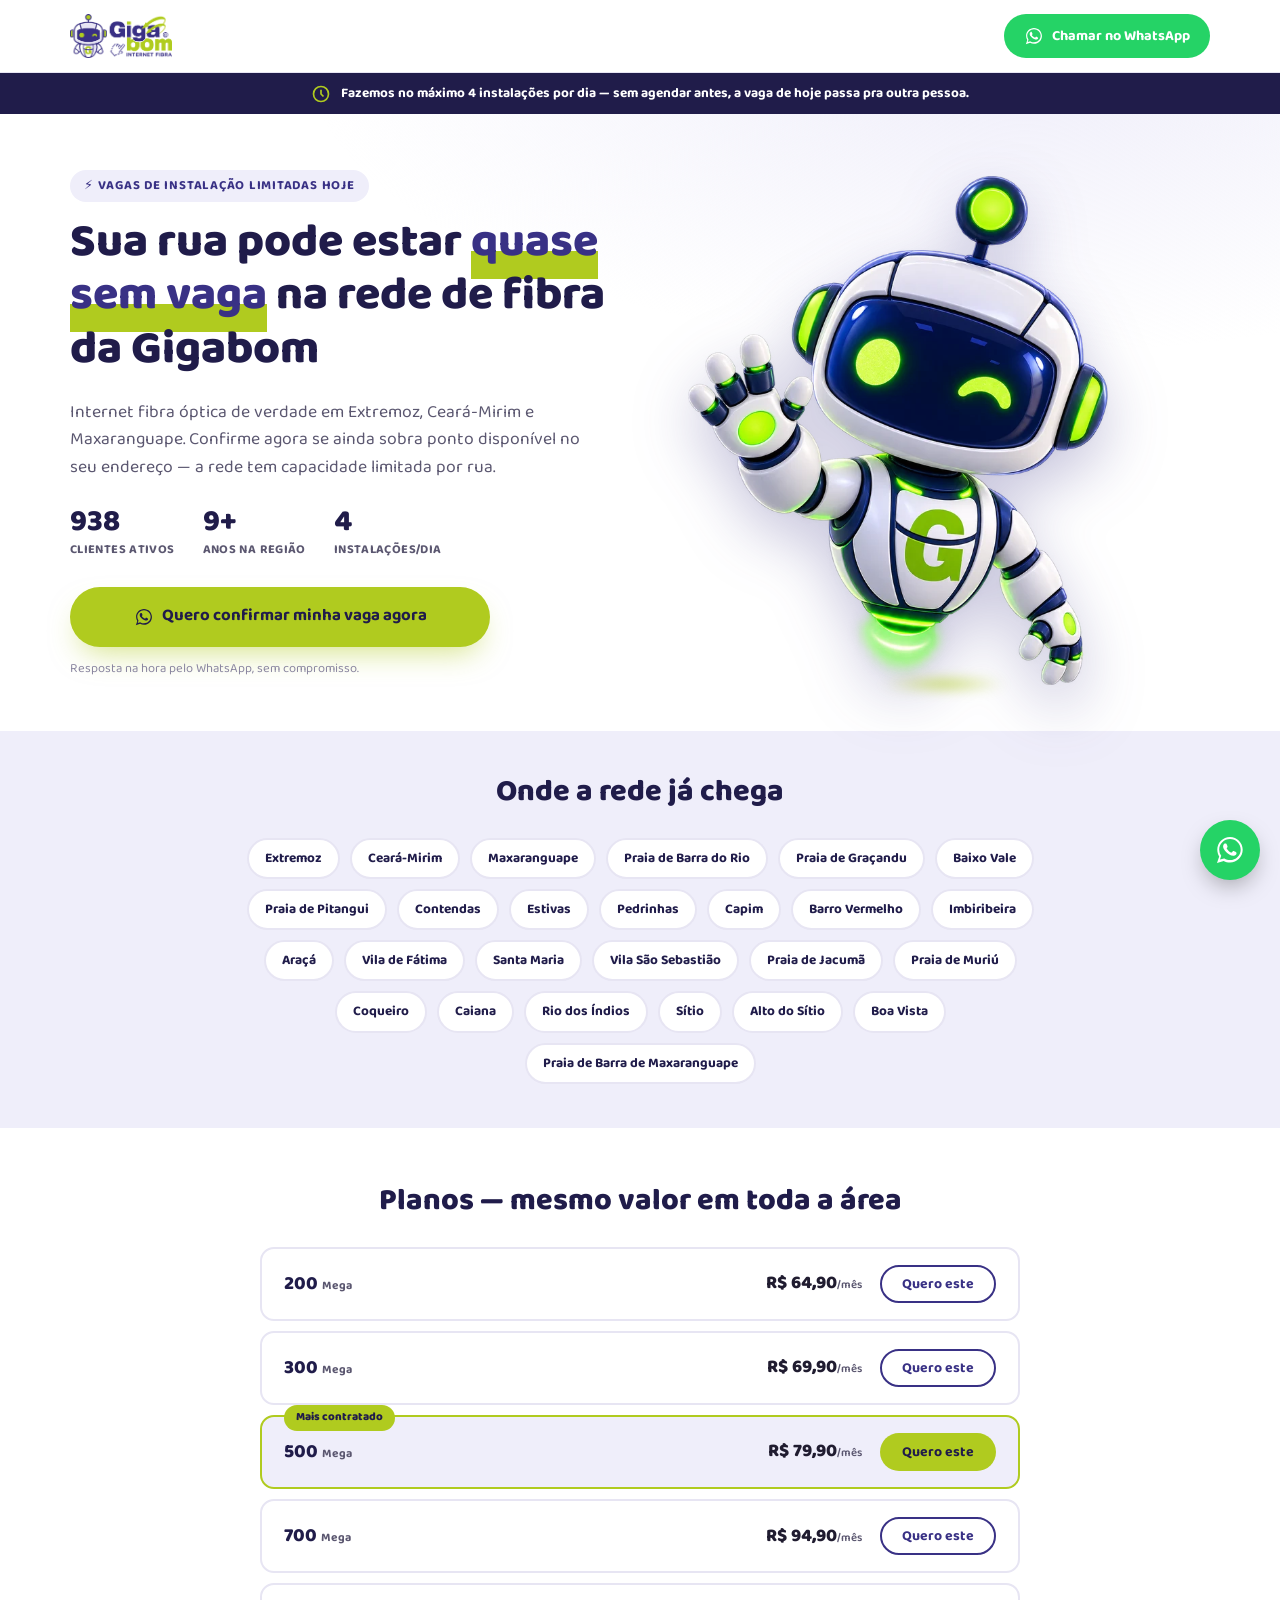
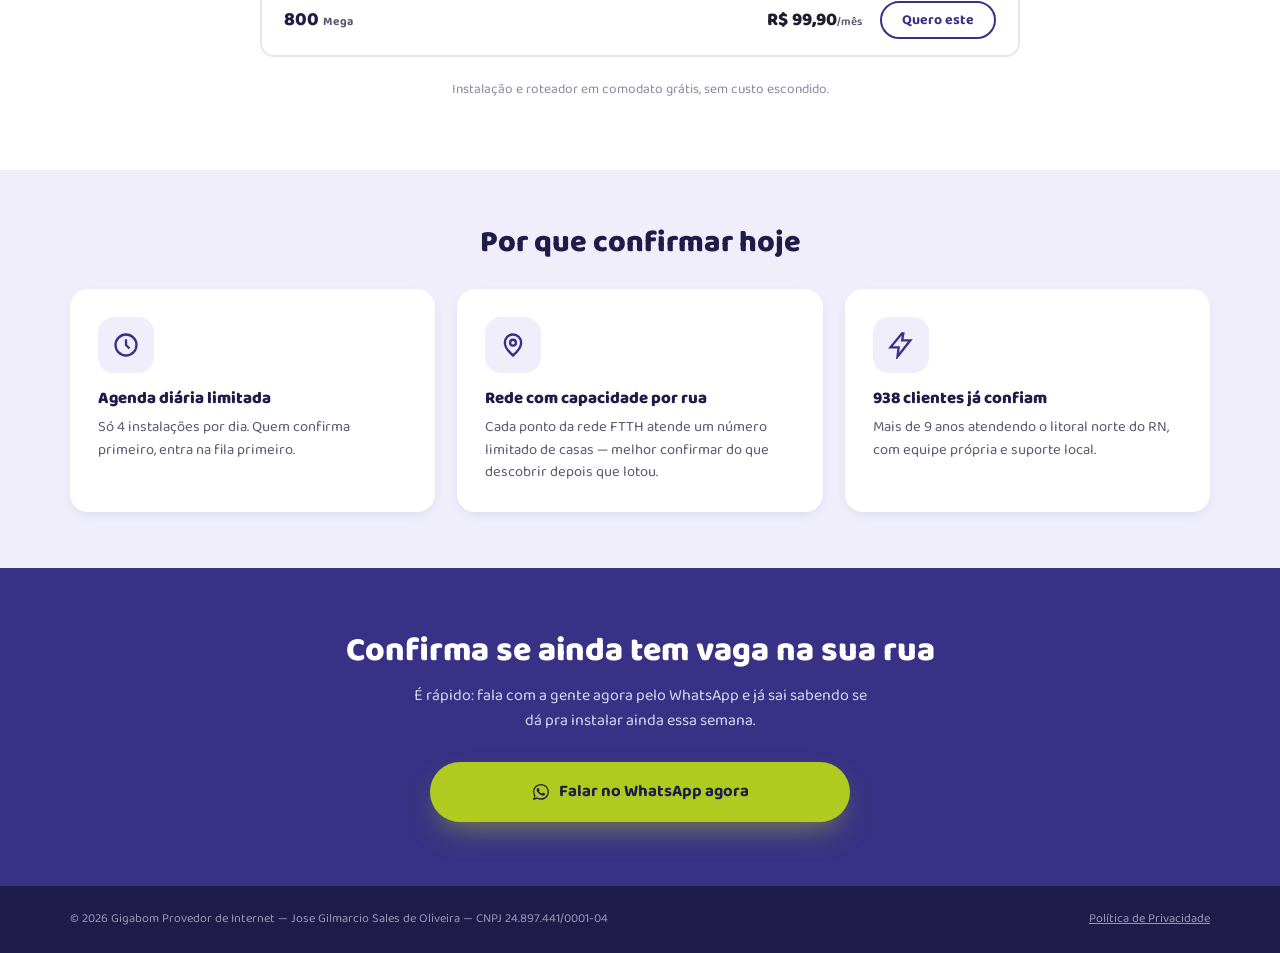
<file: oferta.html>
<!DOCTYPE html>
<html lang="pt-BR">
<head>
<meta charset="UTF-8">
<meta name="viewport" content="width=device-width, initial-scale=1">
<title>Internet Fibra Gigabom | Vagas Limitadas de Instalação - RN</title>
<meta name="description" content="Internet fibra óptica em Extremoz, Ceará-Mirim e Maxaranguape. Apenas 4 instalações por dia. Confira se ainda há vaga na sua rua e garanta a sua.">
<link rel="canonical" href="https://gigabom.com.br/oferta.html">
<meta name="robots" content="noindex, follow">

<meta property="og:type" content="website">
<meta property="og:title" content="Internet Fibra Gigabom | Vagas Limitadas de Instalação">
<meta property="og:description" content="938 clientes ativos no litoral norte do RN. Apenas 4 instalações por dia — confira se ainda há vaga na sua rua.">
<meta property="og:image" content="https://gigabom.com.br/assets/img/og-cover.jpg">
<meta property="og:image:width" content="1200">
<meta property="og:image:height" content="630">
<meta property="og:locale" content="pt_BR">
<meta name="twitter:card" content="summary_large_image">
<meta name="twitter:image" content="https://gigabom.com.br/assets/img/og-cover.jpg">

<link rel="icon" type="image/png" sizes="32x32" href="assets/img/favicon-32.png">
<link rel="apple-touch-icon" sizes="180x180" href="assets/img/favicon-180.png">
<meta name="theme-color" content="#393185">

<link rel="preconnect" href="https://fonts.googleapis.com">
<link rel="preconnect" href="https://fonts.gstatic.com" crossorigin>
<link href="https://fonts.googleapis.com/css2?family=Baloo+2:wght@500;700;800&display=swap" rel="stylesheet">

<link rel="preload" as="image" href="assets/img/mascote-3d.webp" fetchpriority="high">
<link rel="stylesheet" href="css/style.css?v=12">
<link rel="stylesheet" href="css/oferta.css?v=1">
</head>
<body class="lp-body">

<!-- ===== Header enxuto (sem menu, sem distração) ===== -->
<header class="lp-header">
  <div class="container lp-header-inner">
    <picture>
      <source srcset="assets/img/logo-gigabom.webp" type="image/webp">
      <img src="assets/img/logo-gigabom.png" alt="Gigabom Internet Fibra" width="130" height="56">
    </picture>
    <a id="lpHeaderWhatsapp" href="https://wa.me/558431902330" target="_blank" rel="noopener" class="btn btn-whatsapp lp-header-cta">
      <svg viewBox="0 0 32 32" fill="currentColor"><path d="M16 3C9 3 3.3 8.7 3.3 15.7c0 2.5.7 4.8 1.9 6.8L3 29l6.7-2.1c1.9 1 4.1 1.6 6.3 1.6 7 0 12.7-5.7 12.7-12.7C28.7 8.7 23 3 16 3Zm0 23.1c-2 0-3.9-.5-5.6-1.5l-.4-.2-4 1.2 1.2-3.9-.3-.4a10.4 10.4 0 0 1-1.7-5.6C5.2 9.9 10 5.1 16 5.1c5.9 0 10.7 4.8 10.7 10.6S21.9 26.1 16 26.1Zm5.9-8c-.3-.2-1.9-1-2.2-1.1-.3-.1-.5-.2-.7.1-.2.3-.8 1.1-1 1.3-.2.2-.4.3-.7.1-.3-.2-1.4-.5-2.7-1.6-1-.9-1.7-2-1.9-2.3-.2-.3 0-.5.1-.6.1-.1.3-.3.4-.5.2-.2.2-.3.3-.5.1-.2 0-.4 0-.6 0-.2-.7-1.8-1-2.4-.3-.6-.5-.5-.7-.6h-.6c-.2 0-.6.1-.9.4-.3.3-1.2 1.1-1.2 2.8 0 1.6 1.2 3.2 1.4 3.4.2.2 2.3 3.6 5.7 4.9.8.3 1.4.5 1.9.7.8.2 1.5.2 2 .1.6-.1 1.9-.8 2.2-1.5.3-.7.3-1.4.2-1.5-.1-.1-.3-.2-.6-.4Z"/></svg>
      <span class="lp-cta-desktop-text">Chamar no WhatsApp</span>
    </a>
  </div>
</header>

<!-- ===== Barra de urgência ===== -->
<div class="lp-urgency">
  <div class="container lp-urgency-inner">
    <svg viewBox="0 0 24 24" fill="none" stroke="currentColor" stroke-width="2"><circle cx="12" cy="12" r="9"/><path d="M12 7v5l3 3"/></svg>
    <span>Fazemos no máximo <strong>4 instalações por dia</strong> — sem agendar antes, a vaga de hoje passa pra outra pessoa.</span>
  </div>
</div>

<main>

<!-- ===== Hero ===== -->
<section class="lp-hero">
  <div class="container lp-hero-grid">
    <div class="lp-hero-copy" data-reveal>
      <span class="eyebrow lp-eyebrow">⚡ Vagas de instalação limitadas hoje</span>
      <h1>Sua rua pode estar <span class="hl">quase sem vaga</span> na rede de fibra da Gigabom</h1>
      <p class="lead">Internet fibra óptica de verdade em Extremoz, Ceará-Mirim e Maxaranguape. Confirme agora se ainda sobra ponto disponível no seu endereço — a rede tem capacidade limitada por rua.</p>
      <div class="lp-stats">
        <div class="lp-stat">
          <strong>938</strong>
          <span>clientes ativos</span>
        </div>
        <div class="lp-stat">
          <strong>9+</strong>
          <span>anos na região</span>
        </div>
        <div class="lp-stat">
          <strong>4</strong>
          <span>instalações/dia</span>
        </div>
      </div>
      <a id="lpHeroWhatsapp" href="https://wa.me/558431902330" target="_blank" rel="noopener" class="btn btn-accent lp-big-cta">
        <svg viewBox="0 0 32 32" fill="currentColor"><path d="M16 3C9 3 3.3 8.7 3.3 15.7c0 2.5.7 4.8 1.9 6.8L3 29l6.7-2.1c1.9 1 4.1 1.6 6.3 1.6 7 0 12.7-5.7 12.7-12.7C28.7 8.7 23 3 16 3Zm0 23.1c-2 0-3.9-.5-5.6-1.5l-.4-.2-4 1.2 1.2-3.9-.3-.4a10.4 10.4 0 0 1-1.7-5.6C5.2 9.9 10 5.1 16 5.1c5.9 0 10.7 4.8 10.7 10.6S21.9 26.1 16 26.1Zm5.9-8c-.3-.2-1.9-1-2.2-1.1-.3-.1-.5-.2-.7.1-.2.3-.8 1.1-1 1.3-.2.2-.4.3-.7.1-.3-.2-1.4-.5-2.7-1.6-1-.9-1.7-2-1.9-2.3-.2-.3 0-.5.1-.6.1-.1.3-.3.4-.5.2-.2.2-.3.3-.5.1-.2 0-.4 0-.6 0-.2-.7-1.8-1-2.4-.3-.6-.5-.5-.7-.6h-.6c-.2 0-.6.1-.9.4-.3.3-1.2 1.1-1.2 2.8 0 1.6 1.2 3.2 1.4 3.4.2.2 2.3 3.6 5.7 4.9.8.3 1.4.5 1.9.7.8.2 1.5.2 2 .1.6-.1 1.9-.8 2.2-1.5.3-.7.3-1.4.2-1.5-.1-.1-.3-.2-.6-.4Z"/></svg>
        Quero confirmar minha vaga agora
      </a>
      <p class="lp-microcopy">Resposta na hora pelo WhatsApp, sem compromisso.</p>
    </div>
    <div class="hero-media" data-reveal>
      <div class="mascote-float">
        <picture>
          <source srcset="assets/img/mascote-3d.webp" type="image/webp">
          <img src="assets/img/mascote-3d.png" alt="Mascote Gigabom, um robô flutuante amigável" width="620" height="751" fetchpriority="high">
        </picture>
        <div class="glow"></div>
      </div>
    </div>
  </div>
</section>

<!-- ===== Municípios atendidos ===== -->
<section class="lp-coverage">
  <div class="container">
    <h2 class="lp-section-title" data-reveal>Onde a rede já chega</h2>
    <div class="lp-city-row" data-reveal>
      <span class="lp-city-chip">Extremoz</span>
      <span class="lp-city-chip">Ceará-Mirim</span>
      <span class="lp-city-chip">Maxaranguape</span>
      <span class="lp-city-chip">Praia de Barra do Rio</span>
      <span class="lp-city-chip">Praia de Graçandu</span>
      <span class="lp-city-chip">Baixo Vale</span>
      <span class="lp-city-chip">Praia de Pitangui</span>
      <span class="lp-city-chip">Contendas</span>
      <span class="lp-city-chip">Estivas</span>
      <span class="lp-city-chip">Pedrinhas</span>
      <span class="lp-city-chip">Capim</span>
      <span class="lp-city-chip">Barro Vermelho</span>
      <span class="lp-city-chip">Imbiribeira</span>
      <span class="lp-city-chip">Araçá</span>
      <span class="lp-city-chip">Vila de Fátima</span>
      <span class="lp-city-chip">Santa Maria</span>
      <span class="lp-city-chip">Vila São Sebastião</span>
      <span class="lp-city-chip">Praia de Jacumã</span>
      <span class="lp-city-chip">Praia de Muriú</span>
      <span class="lp-city-chip">Coqueiro</span>
      <span class="lp-city-chip">Caiana</span>
      <span class="lp-city-chip">Rio dos Índios</span>
      <span class="lp-city-chip">Sítio</span>
      <span class="lp-city-chip">Alto do Sítio</span>
      <span class="lp-city-chip">Boa Vista</span>
      <span class="lp-city-chip">Praia de Barra de Maxaranguape</span>
    </div>
  </div>
</section>

<!-- ===== Planos ===== -->
<section class="lp-plans">
  <div class="container">
    <h2 class="lp-section-title" data-reveal>Planos — mesmo valor em toda a área</h2>
    <div class="price-list active" data-reveal>
      <div class="price-row">
        <span class="price-speed">200 <small>Mega</small></span>
        <span class="price-value">R$ 64,90<small>/mês</small></span>
        <a href="https://wa.me/558431902330?text=Ol%C3%A1%2C%20vim%20da%20oferta%20e%20quero%20o%20plano%20de%20200%20Mega" target="_blank" rel="noopener" class="btn btn-outline">Quero este</a>
      </div>
      <div class="price-row">
        <span class="price-speed">300 <small>Mega</small></span>
        <span class="price-value">R$ 69,90<small>/mês</small></span>
        <a href="https://wa.me/558431902330?text=Ol%C3%A1%2C%20vim%20da%20oferta%20e%20quero%20o%20plano%20de%20300%20Mega" target="_blank" rel="noopener" class="btn btn-outline">Quero este</a>
      </div>
      <div class="price-row featured">
        <span class="price-badge">Mais contratado</span>
        <span class="price-speed">500 <small>Mega</small></span>
        <span class="price-value">R$ 79,90<small>/mês</small></span>
        <a href="https://wa.me/558431902330?text=Ol%C3%A1%2C%20vim%20da%20oferta%20e%20quero%20o%20plano%20de%20500%20Mega" target="_blank" rel="noopener" class="btn btn-accent">Quero este</a>
      </div>
      <div class="price-row">
        <span class="price-speed">700 <small>Mega</small></span>
        <span class="price-value">R$ 94,90<small>/mês</small></span>
        <a href="https://wa.me/558431902330?text=Ol%C3%A1%2C%20vim%20da%20oferta%20e%20quero%20o%20plano%20de%20700%20Mega" target="_blank" rel="noopener" class="btn btn-outline">Quero este</a>
      </div>
      <div class="price-row">
        <span class="price-speed">800 <small>Mega</small></span>
        <span class="price-value">R$ 99,90<small>/mês</small></span>
        <a href="https://wa.me/558431902330?text=Ol%C3%A1%2C%20vim%20da%20oferta%20e%20quero%20o%20plano%20de%20800%20Mega" target="_blank" rel="noopener" class="btn btn-outline">Quero este</a>
      </div>
    </div>
    <p class="lp-plans-note">Instalação e roteador em comodato grátis, sem custo escondido.</p>
  </div>
</section>

<!-- ===== Por que agir agora ===== -->
<section class="lp-why">
  <div class="container">
    <h2 class="lp-section-title" data-reveal>Por que confirmar hoje</h2>
    <div class="lp-why-grid" data-reveal>
      <div class="lp-why-card">
        <div class="lp-why-icon"><svg viewBox="0 0 24 24" fill="none" stroke="currentColor" stroke-width="2"><circle cx="12" cy="12" r="9"/><path d="M12 7v5l3 3"/></svg></div>
        <h3>Agenda diária limitada</h3>
        <p>Só 4 instalações por dia. Quem confirma primeiro, entra na fila primeiro.</p>
      </div>
      <div class="lp-why-card">
        <div class="lp-why-icon"><svg viewBox="0 0 24 24" fill="none" stroke="currentColor" stroke-width="2"><path d="M12 21s-7-6.1-7-11a7 7 0 0 1 14 0c0 4.9-7 11-7 11Z"/><circle cx="12" cy="10" r="2.5"/></svg></div>
        <h3>Rede com capacidade por rua</h3>
        <p>Cada ponto da rede FTTH atende um número limitado de casas — melhor confirmar do que descobrir depois que lotou.</p>
      </div>
      <div class="lp-why-card">
        <div class="lp-why-icon"><svg viewBox="0 0 24 24" fill="none" stroke="currentColor" stroke-width="2"><path d="M13 2 3 14h7l-1 8 11-14h-7l1-6Z"/></svg></div>
        <h3>938 clientes já confiam</h3>
        <p>Mais de 9 anos atendendo o litoral norte do RN, com equipe própria e suporte local.</p>
      </div>
    </div>
  </div>
</section>

<!-- ===== CTA final ===== -->
<section class="lp-final-cta">
  <div class="container" data-reveal>
    <h2>Confirma se ainda tem vaga na sua rua</h2>
    <p>É rápido: fala com a gente agora pelo WhatsApp e já sai sabendo se dá pra instalar ainda essa semana.</p>
    <a id="lpFinalWhatsapp" href="https://wa.me/558431902330" target="_blank" rel="noopener" class="btn btn-accent lp-big-cta">
      <svg viewBox="0 0 32 32" fill="currentColor"><path d="M16 3C9 3 3.3 8.7 3.3 15.7c0 2.5.7 4.8 1.9 6.8L3 29l6.7-2.1c1.9 1 4.1 1.6 6.3 1.6 7 0 12.7-5.7 12.7-12.7C28.7 8.7 23 3 16 3Zm0 23.1c-2 0-3.9-.5-5.6-1.5l-.4-.2-4 1.2 1.2-3.9-.3-.4a10.4 10.4 0 0 1-1.7-5.6C5.2 9.9 10 5.1 16 5.1c5.9 0 10.7 4.8 10.7 10.6S21.9 26.1 16 26.1Zm5.9-8c-.3-.2-1.9-1-2.2-1.1-.3-.1-.5-.2-.7.1-.2.3-.8 1.1-1 1.3-.2.2-.4.3-.7.1-.3-.2-1.4-.5-2.7-1.6-1-.9-1.7-2-1.9-2.3-.2-.3 0-.5.1-.6.1-.1.3-.3.4-.5.2-.2.2-.3.3-.5.1-.2 0-.4 0-.6 0-.2-.7-1.8-1-2.4-.3-.6-.5-.5-.7-.6h-.6c-.2 0-.6.1-.9.4-.3.3-1.2 1.1-1.2 2.8 0 1.6 1.2 3.2 1.4 3.4.2.2 2.3 3.6 5.7 4.9.8.3 1.4.5 1.9.7.8.2 1.5.2 2 .1.6-.1 1.9-.8 2.2-1.5.3-.7.3-1.4.2-1.5-.1-.1-.3-.2-.6-.4Z"/></svg>
      Falar no WhatsApp agora
    </a>
  </div>
</section>

</main>

<footer class="lp-footer">
  <div class="container lp-footer-inner">
    <span>© <span id="year"></span> Gigabom Provedor de Internet — Jose Gilmarcio Sales de Oliveira — CNPJ 24.897.441/0001-04</span>
    <a href="politica-de-privacidade.html">Política de Privacidade</a>
  </div>
</footer>

<a href="https://wa.me/558431902330" id="lpFloatWhatsapp" target="_blank" rel="noopener" class="wa-float" aria-label="Falar no WhatsApp">
  <svg viewBox="0 0 32 32" fill="currentColor"><path d="M16 3C9 3 3.3 8.7 3.3 15.7c0 2.5.7 4.8 1.9 6.8L3 29l6.7-2.1c1.9 1 4.1 1.6 6.3 1.6 7 0 12.7-5.7 12.7-12.7C28.7 8.7 23 3 16 3Zm0 23.1c-2 0-3.9-.5-5.6-1.5l-.4-.2-4 1.2 1.2-3.9-.3-.4a10.4 10.4 0 0 1-1.7-5.6C5.2 9.9 10 5.1 16 5.1c5.9 0 10.7 4.8 10.7 10.6S21.9 26.1 16 26.1Zm5.9-8c-.3-.2-1.9-1-2.2-1.1-.3-.1-.5-.2-.7.1-.2.3-.8 1.1-1 1.3-.2.2-.4.3-.7.1-.3-.2-1.4-.5-2.7-1.6-1-.9-1.7-2-1.9-2.3-.2-.3 0-.5.1-.6.1-.1.3-.3.4-.5.2-.2.2-.3.3-.5.1-.2 0-.4 0-.6 0-.2-.7-1.8-1-2.4-.3-.6-.5-.5-.7-.6h-.6c-.2 0-.6.1-.9.4-.3.3-1.2 1.1-1.2 2.8 0 1.6 1.2 3.2 1.4 3.4.2.2 2.3 3.6 5.7 4.9.8.3 1.4.5 1.9.7.8.2 1.5.2 2 .1.6-.1 1.9-.8 2.2-1.5.3-.7.3-1.4.2-1.5-.1-.1-.3-.2-.6-.4Z"/></svg>
</a>

<script>
  document.getElementById("year").textContent = new Date().getFullYear();
  var msg = encodeURIComponent("Olá, vim da página de oferta e quero confirmar se ainda tem vaga de instalação na minha rua");
  ["lpHeaderWhatsapp","lpHeroWhatsapp","lpFinalWhatsapp","lpFloatWhatsapp"].forEach(function(id){
    var el = document.getElementById(id);
    if (el) el.href = "https://wa.me/558431902330?text=" + msg;
  });
  if ("IntersectionObserver" in window) {
    var io = new IntersectionObserver(function(entries){
      entries.forEach(function(entry){
        if (entry.isIntersecting) { entry.target.classList.add("in"); io.unobserve(entry.target); }
      });
    }, {threshold:.12});
    document.querySelectorAll("[data-reveal]").forEach(function(el){ io.observe(el); });
  } else {
    document.querySelectorAll("[data-reveal]").forEach(function(el){ el.classList.add("in"); });
  }
</script>
</body>
</html>
</file>
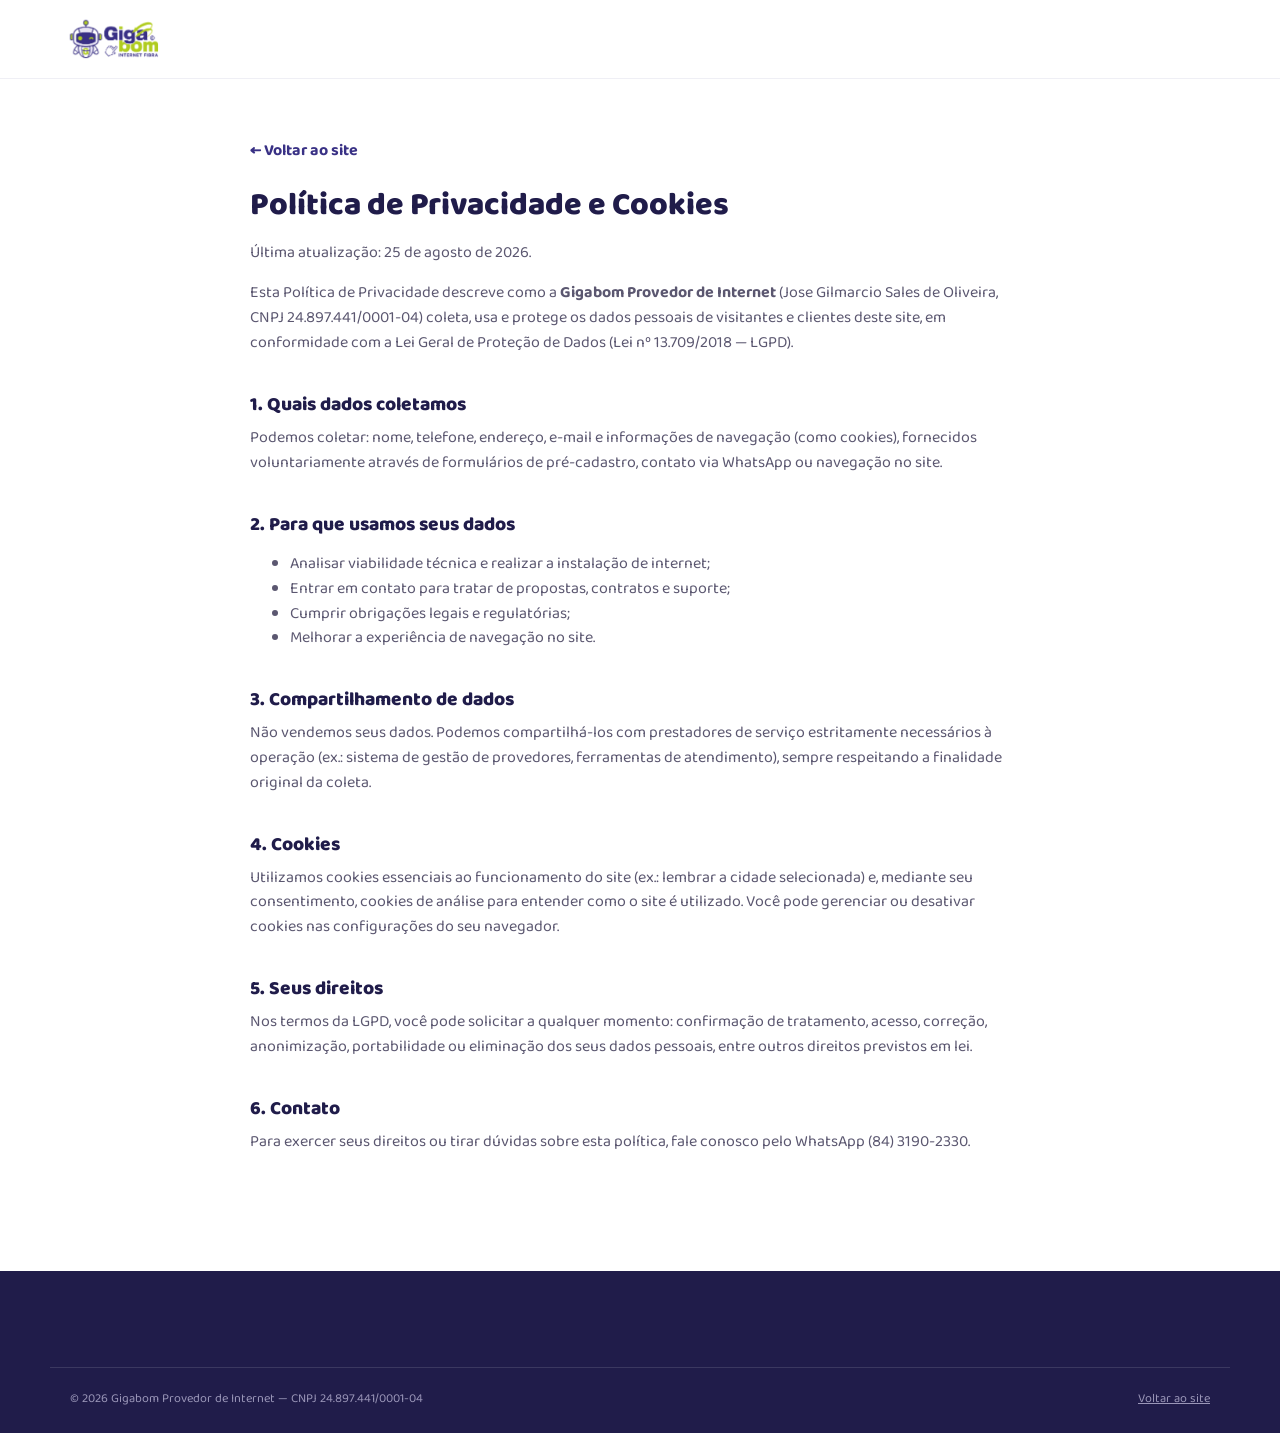
<file: politica-de-privacidade.html>
<!DOCTYPE html>
<html lang="pt-BR">
<head>
<meta charset="UTF-8">
<meta name="viewport" content="width=device-width, initial-scale=1">
<title>Política de Privacidade e Cookies | Gigabom Internet Fibra</title>
<meta name="description" content="Política de Privacidade e Cookies da Gigabom Provedor de Internet, em conformidade com a LGPD (Lei 13.709/2018).">
<meta name="robots" content="index, follow">
<link rel="canonical" href="https://gigabom.com.br/politica-de-privacidade.html">
<link rel="icon" type="image/png" sizes="32x32" href="assets/img/favicon-32.png">
<link href="https://fonts.googleapis.com/css2?family=Baloo+2:wght@500;700;800&display=swap" rel="stylesheet">
<link rel="stylesheet" href="css/style.css">
<style>
  .legal{padding:60px 0 100px}
  .legal .container{max-width:820px}
  .legal h1{color:var(--purple-900)}
  .legal h2{color:var(--purple-900);font-size:1.2rem;margin-top:2em}
  .legal p,.legal li{color:var(--gray)}
  .legal a{color:var(--purple);font-weight:700}
  .back-link{display:inline-block;margin-bottom:24px;font-weight:700;color:var(--purple);text-decoration:none}
</style>
</head>
<body>
<header class="site-header">
  <div class="container">
    <a href="index.html" class="logo-link" aria-label="Gigabom - página inicial">
      <picture>
        <source srcset="assets/img/logo-gigabom.webp" type="image/webp">
        <img src="assets/img/logo-gigabom.png" alt="Gigabom Internet Fibra" width="140" height="60">
      </picture>
    </a>
  </div>
</header>

<main class="legal">
  <div class="container">
    <a class="back-link" href="index.html">&larr; Voltar ao site</a>
    <h1>Política de Privacidade e Cookies</h1>
    <p>Última atualização: 25 de agosto de 2026.</p>
    <p>Esta Política de Privacidade descreve como a <strong>Gigabom Provedor de Internet</strong> (Jose Gilmarcio Sales de Oliveira, CNPJ 24.897.441/0001-04) coleta, usa e protege os dados pessoais de visitantes e clientes deste site, em conformidade com a Lei Geral de Proteção de Dados (Lei nº 13.709/2018 — LGPD).</p>

    <h2>1. Quais dados coletamos</h2>
    <p>Podemos coletar: nome, telefone, endereço, e-mail e informações de navegação (como cookies), fornecidos voluntariamente através de formulários de pré-cadastro, contato via WhatsApp ou navegação no site.</p>

    <h2>2. Para que usamos seus dados</h2>
    <ul>
      <li>Analisar viabilidade técnica e realizar a instalação de internet;</li>
      <li>Entrar em contato para tratar de propostas, contratos e suporte;</li>
      <li>Cumprir obrigações legais e regulatórias;</li>
      <li>Melhorar a experiência de navegação no site.</li>
    </ul>

    <h2>3. Compartilhamento de dados</h2>
    <p>Não vendemos seus dados. Podemos compartilhá-los com prestadores de serviço estritamente necessários à operação (ex.: sistema de gestão de provedores, ferramentas de atendimento), sempre respeitando a finalidade original da coleta.</p>

    <h2 id="cookies">4. Cookies</h2>
    <p>Utilizamos cookies essenciais ao funcionamento do site (ex.: lembrar a cidade selecionada) e, mediante seu consentimento, cookies de análise para entender como o site é utilizado. Você pode gerenciar ou desativar cookies nas configurações do seu navegador.</p>

    <h2>5. Seus direitos</h2>
    <p>Nos termos da LGPD, você pode solicitar a qualquer momento: confirmação de tratamento, acesso, correção, anonimização, portabilidade ou eliminação dos seus dados pessoais, entre outros direitos previstos em lei.</p>

    <h2>6. Contato</h2>
    <p>Para exercer seus direitos ou tirar dúvidas sobre esta política, fale conosco pelo WhatsApp (84) 3190-2330.</p>
  </div>
</main>

<footer class="site-footer">
  <div class="container footer-bottom">
    <span>© <span id="year"></span> Gigabom Provedor de Internet — CNPJ 24.897.441/0001-04</span>
    <a href="index.html">Voltar ao site</a>
  </div>
</footer>
<script>document.getElementById("year").textContent = new Date().getFullYear();</script>
</body>
</html>
</file>
<file: css/style.css>
/* ===== Gigabom — Design Tokens ===== */
:root{
  --purple: #393185;
  --purple-700: #2c2668;
  --purple-900: #201c4a;
  --green: #B0CB1F;
  --green-600: #96AE16;
  --lavender: #EFEEFA;
  --lavender-2: #E7E5F3;
  --ink: #201c30;
  --gray: #5b5770;
  --gray-light: #8b87a0;
  --white: #ffffff;
  --danger: #c0392b;
  --radius: 18px;
  --radius-sm: 10px;
  --shadow: 0 10px 30px -12px rgba(57,49,133,.25);
  --shadow-sm: 0 4px 14px -6px rgba(57,49,133,.2);
  --container: 1180px;
  --ff: "Baloo 2", "Segoe UI", system-ui, -apple-system, Roboto, Arial, sans-serif;
}

*,*::before,*::after{box-sizing:border-box}
html{scroll-behavior:smooth}
html,body{overflow-x:hidden}
body{
  margin:0;
  font-family:var(--ff);
  color:var(--ink);
  background:var(--white);
  line-height:1.55;
  -webkit-font-smoothing:antialiased;
}
img{max-width:100%;display:block}
a{color:inherit}
h1,h2,h3,h4{margin:0 0 .5em;line-height:1.15;font-weight:800}
p{margin:0 0 1em}
.container{max-width:var(--container);margin:0 auto;padding:0 20px}
section{padding:76px 0}
@media (max-width:720px){section{padding:52px 0}}
.eyebrow{
  display:inline-flex;align-items:center;gap:8px;
  font-weight:700;font-size:.8rem;letter-spacing:.06em;text-transform:uppercase;
  color:var(--purple);background:var(--lavender);
  padding:6px 14px;border-radius:999px;margin-bottom:14px;
}
.section-head{max-width:640px;margin:0 auto 40px;text-align:center}
.section-head h2{font-size:clamp(1.6rem,3vw,2.3rem);color:var(--purple-900)}
.section-head p{color:var(--gray)}
.visually-hidden{position:absolute;width:1px;height:1px;padding:0;margin:-1px;overflow:hidden;clip:rect(0,0,0,0);white-space:nowrap;border:0}
.skip-link{
  position:absolute;left:12px;top:-60px;background:var(--purple);color:#fff;
  padding:10px 16px;border-radius:8px;z-index:200;transition:top .2s;
}
.skip-link:focus{top:12px}

/* Buttons */
.btn{
  display:inline-flex;align-items:center;justify-content:center;gap:8px;
  font-family:var(--ff);font-weight:700;font-size:1rem;
  padding:14px 26px;border-radius:999px;border:2px solid transparent;
  cursor:pointer;text-decoration:none;transition:transform .15s ease, box-shadow .15s ease, background .15s ease;
  line-height:1;
}
.btn:active{transform:scale(.97)}
.btn-primary{background:var(--purple);color:#fff;box-shadow:var(--shadow-sm)}
.btn-primary:hover{background:var(--purple-700)}
.btn-accent{background:var(--green);color:var(--purple-900)}
.btn-accent:hover{background:var(--green-600)}
.btn-outline{background:transparent;border-color:var(--purple);color:var(--purple)}
.btn-outline:hover{background:var(--lavender)}
.btn-whatsapp{background:#25D366;color:#fff}
.btn-whatsapp:hover{background:#1EBE59}
.btn-block{width:100%}
.btn svg{width:20px;height:20px;flex:none}

/* ===== Header ===== */
.site-header{
  position:sticky;top:0;z-index:100;
  border-bottom:1px solid rgba(57,49,133,.08);
}
/* backdrop-filter lives on a pseudo-element, not .site-header itself, because
   filter/backdrop-filter on an ancestor creates a new containing block for
   position:fixed descendants (the mobile nav drawer), breaking its full-height layout */
.site-header::before{
  content:"";position:absolute;inset:0;z-index:-1;
  background:rgba(255,255,255,.92);
  backdrop-filter:saturate(180%) blur(10px);
}
.site-header .container{display:flex;align-items:center;justify-content:space-between;height:78px;gap:16px}
.logo-link{display:flex;align-items:center;gap:10px;flex:none}
.logo-link img{height:38px;width:auto}
.main-nav{display:flex;align-items:center}
.main-nav-actions{display:none}
.main-nav-links{display:flex;align-items:center;gap:28px}
.main-nav a{font-weight:700;font-size:.95rem;text-decoration:none;color:var(--ink);position:relative;padding:4px 0;white-space:nowrap}
.main-nav a:hover{color:var(--purple)}
.header-actions{display:flex;align-items:center;gap:12px}
.city-pill{
  display:inline-flex;align-items:center;gap:6px;background:var(--lavender);
  color:var(--purple);font-weight:700;font-size:.85rem;border:none;
  padding:9px 16px;border-radius:999px;cursor:pointer;
}
.city-pill svg{width:16px;height:16px}
.nav-toggle{display:none;background:none;border:none;cursor:pointer;padding:8px}
.nav-toggle svg{width:26px;height:26px;color:var(--purple)}
.nav-close{display:none}

@media (max-width:900px){
  .main-nav{
    position:fixed;top:78px;right:0;bottom:0;left:0;
    background:rgba(255,255,255,.7);backdrop-filter:blur(14px) saturate(160%);
    flex-direction:column;align-items:stretch;padding:76px 24px 28px;gap:0;
    transform:translateX(100%);transition:transform .3s ease;overflow-y:auto;
    box-shadow:-16px 0 40px -20px rgba(32,28,74,.35);
  }
  .main-nav.open{transform:translateX(0)}
  .nav-close{
    display:flex;align-items:center;justify-content:center;
    position:absolute;top:20px;right:20px;width:44px;height:44px;border-radius:50%;
    background:var(--lavender);border:none;cursor:pointer;
  }
  .nav-close svg{width:20px;height:20px;color:var(--purple)}
  .main-nav-actions{
    display:flex;flex-direction:column;gap:12px;
    padding-bottom:24px;margin-bottom:24px;border-bottom:1px solid var(--lavender-2);
  }
  .main-nav-actions .btn-primary{color:#fff}
  .main-nav-actions .btn-outline{color:var(--purple)}
  .main-nav-links{display:flex;flex-direction:column;align-items:flex-start;gap:20px}
  .main-nav a{font-size:1.15rem}
  .nav-toggle{display:inline-flex}
  .header-actions .btn-primary-desktop{display:none}
}

/* ===== Hero ===== */
.hero{
  background:radial-gradient(1200px 500px at 80% -10%, var(--lavender) 0%, transparent 60%), #fff;
  padding-top:64px;
  overflow:hidden;
}
.hero .container{display:grid;grid-template-columns:1.05fr .95fr;gap:40px;align-items:center}
.hero h1{font-size:clamp(2rem,4vw,3.1rem);color:var(--purple-900)}
.hero h1 .hl{color:var(--purple);background:linear-gradient(180deg,transparent 62%, var(--green) 62%)}
.hero p.lead{font-size:1.15rem;color:var(--gray);max-width:52ch}
.hero-ctas{display:flex;flex-wrap:wrap;gap:14px;margin-top:26px}
.hero-badges{display:flex;flex-wrap:wrap;gap:22px;margin-top:36px}
.hero-badge{display:flex;align-items:center;gap:10px;font-weight:700;font-size:.88rem;color:var(--purple-900)}
.hero-badge svg{width:26px;height:26px;color:var(--green-600);flex:none}
.hero-media{position:relative;display:flex;justify-content:center;align-items:center}
.hero-media img{width:min(420px,90%);height:auto;display:block;filter:drop-shadow(0 24px 30px rgba(57,49,133,.28))}
.mascote-float{position:relative;display:block;animation:mascote-float 4.5s ease-in-out infinite}
.mascote-float .glow{
  position:absolute;inset:auto auto -2% 49%;transform:translateX(-50%);
  width:32%;height:22px;background:radial-gradient(closest-side, rgba(176,203,31,.75), transparent 75%);
  filter:blur(6px);
  animation:mascote-shadow 4.5s ease-in-out infinite;
  pointer-events:none;
}
@keyframes mascote-float{
  0%,100%{transform:translateY(0) rotate(-2deg)}
  50%{transform:translateY(-16px) rotate(2deg)}
}
@keyframes mascote-shadow{
  0%,100%{transform:translateX(-50%) scale(1);opacity:.7}
  50%{transform:translateX(-50%) scale(.5);opacity:.15}
}
@media (prefers-reduced-motion: reduce){
  .mascote-float,.hero-media .glow{animation:none}
}
@media (max-width:900px){
  .hero .container{grid-template-columns:1fr;text-align:center}
  .hero p.lead{margin-inline:auto}
  .hero-ctas,.hero-badges{justify-content:center}
  .hero-media{order:-1}
}
@media (max-width:640px){
  .hero-ctas{flex-direction:column;align-items:stretch}
  .hero-ctas .btn{width:100%}
}

/* ===== Trust strip ===== */
.trust-strip{background:var(--purple);color:#fff;padding:18px 0}
.trust-strip .container{display:flex;flex-wrap:wrap;gap:24px;justify-content:space-between;align-items:center;font-weight:700;font-size:.85rem}
.trust-strip span{display:flex;align-items:center;gap:8px;opacity:.95}
.trust-strip svg{width:20px;height:20px;color:var(--green)}

/* ===== Coverage ===== */
.coverage{background:var(--lavender)}
.coverage-grid{display:grid;grid-template-columns:repeat(3,1fr);gap:22px}
@media (max-width:860px){.coverage-grid{grid-template-columns:1fr}}
.coverage-card{
  background:#fff;border-radius:var(--radius);padding:28px;box-shadow:var(--shadow-sm);
  border:2px solid transparent;transition:border-color .15s, transform .15s;
}
.coverage-card:hover{border-color:var(--green);transform:translateY(-4px)}
.coverage-card h3{color:var(--purple-900);display:flex;align-items:center;gap:10px;font-size:1.2rem}
.coverage-card h3 svg{width:24px;height:24px;color:var(--purple)}
.coverage-card ul{list-style:none;margin:14px 0 0;padding:0;display:flex;flex-wrap:wrap;gap:8px}
.coverage-card li{
  background:var(--lavender-2);color:var(--purple-900);font-size:.82rem;font-weight:700;
  padding:6px 12px;border-radius:999px;
}
.coverage-note{max-width:760px;margin:34px auto 0;text-align:center;color:var(--gray);font-size:.92rem}
.coverage-note a{color:var(--purple);font-weight:700;text-decoration:underline}

/* ===== Map ===== */
.map-wrap{
  max-width:900px;margin:0 auto;aspect-ratio:16/9;border-radius:var(--radius);
  overflow:hidden;box-shadow:var(--shadow-sm);border:2px solid var(--lavender-2);
}
.map-wrap iframe{display:block}

.coverage-map-wrap{max-width:900px;margin:34px auto 0;position:relative}
.coverage-map{
  height:380px;border-radius:var(--radius);overflow:hidden;
  box-shadow:var(--shadow-sm);border:2px solid var(--lavender-2);background:var(--lavender);
}
.coverage-map .leaflet-container{font-family:var(--ff)}
.coverage-map-legend{
  display:flex;gap:18px;justify-content:center;margin-top:14px;flex-wrap:wrap;
}
.coverage-map-legend span{display:flex;align-items:center;gap:8px;font-size:.85rem;font-weight:700;color:var(--purple-900)}
.coverage-map-legend i{width:14px;height:14px;border-radius:4px;display:inline-block}
.coverage-map-note{margin-top:14px}

/* ===== Plans ===== */
.plans-grid{display:grid;grid-template-columns:repeat(3,1fr);gap:24px}
@media (max-width:900px){.plans-grid{grid-template-columns:1fr;max-width:420px;margin-inline:auto}}
.plan-card{
  border:2px solid var(--lavender-2);border-radius:var(--radius);padding:32px 26px;
  display:flex;flex-direction:column;gap:14px;position:relative;background:#fff;
  transition:transform .15s, box-shadow .15s;
}
.plan-card:hover{transform:translateY(-6px);box-shadow:var(--shadow)}
.plan-card.featured{border-color:var(--green);box-shadow:var(--shadow)}
.plan-badge{
  position:absolute;top:-14px;left:50%;transform:translateX(-50%);
  background:var(--green);color:var(--purple-900);font-weight:800;font-size:.75rem;
  padding:6px 16px;border-radius:999px;white-space:nowrap;
}
.plan-name{font-weight:800;color:var(--purple);text-transform:uppercase;font-size:.85rem;letter-spacing:.04em}
.plan-speed{font-size:2rem;font-weight:800;color:var(--purple-900)}
.plan-speed span{font-size:1rem;font-weight:700;color:var(--gray)}
.plan-price{font-size:1rem;color:var(--gray)}
.plan-price strong{font-size:2.1rem;color:var(--ink);font-weight:800}
.plan-price small{font-weight:600}
.plan-list{list-style:none;margin:6px 0 10px;padding:0;display:flex;flex-direction:column;gap:10px}
.plan-list li{display:flex;gap:10px;align-items:flex-start;font-size:.92rem;color:var(--ink)}
.plan-list svg{width:18px;height:18px;color:var(--green-600);flex:none;margin-top:2px}
.plans-note{text-align:center;color:var(--gray-light);font-size:.82rem;margin-top:26px;max-width:760px;margin-left:auto;margin-right:auto}
.plans-note a{color:var(--purple);font-weight:700;text-decoration:underline}

/* ===== Price list ===== */
.price-list{display:none;max-width:760px;margin:0 auto;flex-direction:column;gap:10px}
.price-list.active{display:flex}
.price-row{
  display:grid;grid-template-columns:1fr auto auto;align-items:center;gap:18px;
  background:#fff;border:2px solid var(--lavender-2);border-radius:14px;padding:16px 22px;position:relative;
}
.price-row.featured{border-color:var(--green);background:var(--lavender)}
.price-badge{
  position:absolute;top:-12px;left:22px;background:var(--green);color:var(--purple-900);
  font-weight:800;font-size:.72rem;padding:4px 12px;border-radius:999px;
}
.price-speed{font-weight:800;font-size:1.2rem;color:var(--purple-900)}
.price-speed small{font-weight:700;font-size:.75rem;color:var(--gray)}
.price-value{font-weight:800;font-size:1.15rem;color:var(--ink);text-align:right}
.price-value small{font-weight:600;font-size:.72rem;color:var(--gray)}
.price-row .btn{padding:10px 20px;font-size:.88rem}
@media (max-width:640px){
  .price-row{grid-template-columns:1fr;text-align:center;gap:8px}
  .price-value{text-align:center}
  .price-badge{left:50%;transform:translateX(-50%)}
}

/* ===== Why us ===== */
.why-grid{display:grid;grid-template-columns:repeat(4,1fr);gap:22px}
@media (max-width:960px){.why-grid{grid-template-columns:repeat(2,1fr)}}
@media (max-width:560px){.why-grid{grid-template-columns:1fr}}
.why-card{text-align:center;padding:10px}
.why-icon{
  width:64px;height:64px;border-radius:20px;background:var(--lavender);
  display:flex;align-items:center;justify-content:center;margin:0 auto 16px;
}
.why-icon svg{width:32px;height:32px;color:var(--purple)}
.why-card h3{font-size:1.05rem;color:var(--purple-900)}
.why-card p{color:var(--gray);font-size:.92rem;margin:0}

/* ===== Signup ===== */
.signup{background:var(--purple);color:#fff;position:relative;overflow:hidden}
.signup::before{
  content:"";position:absolute;inset:0;
  background:radial-gradient(700px 400px at 90% 0%, rgba(176,203,31,.18), transparent 60%);
}
.signup .container{position:relative}
.signup .section-head h2,.signup .section-head p{color:#fff}
.signup .section-head p{color:#d9d7ee}
.tabs{display:flex;justify-content:center;gap:10px;margin-bottom:30px;flex-wrap:wrap}
.tab-btn{
  background:rgba(255,255,255,.08);border:2px solid rgba(255,255,255,.25);color:#fff;
  font-family:var(--ff);font-weight:700;padding:12px 22px;border-radius:999px;cursor:pointer;
  display:flex;align-items:center;gap:8px;
}
.tab-btn svg{width:18px;height:18px}
.tab-btn[aria-selected="true"]{background:var(--green);border-color:var(--green);color:var(--purple-900)}
@media (max-width:640px){
  .tabs{flex-direction:column;align-items:stretch}
  .tab-btn{justify-content:center;width:100%}
}
.tab-panels{max-width:760px;margin:0 auto}
.tab-panel{display:none;background:#fff;color:var(--ink);border-radius:var(--radius);padding:34px;box-shadow:var(--shadow)}
.tab-panel.active{display:block}
.tab-panel h3{color:var(--purple-900)}
.tab-panel .highlight{
  background:var(--lavender);border-left:4px solid var(--green);
  padding:14px 18px;border-radius:10px;font-size:.92rem;margin:16px 0;color:var(--purple-900)
}
.tab-panel .signup-actions{display:flex;flex-wrap:wrap;gap:12px;margin-top:20px;justify-content:center}
@media (max-width:560px){
  .tab-panel .signup-actions{flex-direction:column}
  .tab-panel .signup-actions .btn{width:100%}
}
.mini-list{list-style:none;padding:0;margin:14px 0;display:flex;flex-direction:column;gap:8px;font-size:.92rem}
.mini-list li{display:flex;gap:8px}
.mini-list svg{width:18px;height:18px;color:var(--green-600);flex:none;margin-top:2px}

/* ===== FAQ ===== */
.faq-list{max-width:820px;margin:0 auto;display:flex;flex-direction:column;gap:12px}
.faq-item{border:2px solid var(--lavender-2);border-radius:var(--radius-sm);overflow:hidden;background:#fff}
.faq-item summary{
  list-style:none;cursor:pointer;padding:18px 22px;font-weight:700;color:var(--purple-900);
  display:flex;justify-content:space-between;align-items:center;gap:14px;
}
.faq-item summary::-webkit-details-marker{display:none}
.faq-item summary .plus{width:22px;height:22px;flex:none;color:var(--purple);transition:transform .2s}
.faq-item[open] summary .plus{transform:rotate(45deg)}
.faq-item p{padding:0 22px 20px;color:var(--gray);margin:0}

/* ===== Footer ===== */
.site-footer{background:var(--purple-900);color:#cfccdf;padding:56px 0 24px}
.footer-grid{display:grid;grid-template-columns:1.4fr 1fr 1fr 1fr;gap:32px}
@media (max-width:820px){.footer-grid{grid-template-columns:1fr 1fr}}
@media (max-width:520px){.footer-grid{grid-template-columns:1fr}}
.footer-brand img{height:34px;width:auto;margin-bottom:14px}
.footer-brand p{font-size:.85rem;color:#a8a4c2;max-width:32ch}
.footer-col h4{color:#fff;font-size:.9rem;text-transform:uppercase;letter-spacing:.04em;margin-bottom:14px}
.footer-col ul{list-style:none;padding:0;margin:0;display:flex;flex-direction:column;gap:10px}
.footer-col a{text-decoration:none;color:#cfccdf;font-size:.9rem}
.footer-col a:hover{color:var(--green)}
.footer-social{display:flex;gap:10px;margin-top:14px}
.footer-social a{
  width:38px;height:38px;border-radius:50%;background:rgba(255,255,255,.08);
  display:flex;align-items:center;justify-content:center;
}
.footer-social svg{width:18px;height:18px}
.footer-bottom{
  border-top:1px solid rgba(255,255,255,.12);margin-top:40px;padding-top:22px;
  display:flex;flex-wrap:wrap;justify-content:space-between;gap:12px;font-size:.78rem;color:#9a96b8;
}
.footer-bottom a{color:#9a96b8;text-decoration:underline}

/* ===== Floating WhatsApp ===== */
.wa-float{
  position:fixed;right:20px;bottom:20px;z-index:150;
  width:60px;height:60px;border-radius:50%;background:#25D366;
  display:flex;align-items:center;justify-content:center;box-shadow:0 10px 24px -6px rgba(0,0,0,.35);
  text-decoration:none;animation:wa-pulse 2.6s ease-in-out infinite;
}
.wa-float svg{width:32px;height:32px;color:#fff}
@keyframes wa-pulse{
  0%,100%{box-shadow:0 10px 24px -6px rgba(0,0,0,.35),0 0 0 0 rgba(37,211,102,.5)}
  50%{box-shadow:0 10px 24px -6px rgba(0,0,0,.35),0 0 0 12px rgba(37,211,102,0)}
}
@media (max-width:600px){.wa-float{right:14px;bottom:14px;width:54px;height:54px}.wa-float svg{width:28px;height:28px}}

/* ===== City modal ===== */
.modal-overlay{
  position:fixed;inset:0;background:rgba(32,28,74,.55);backdrop-filter:blur(3px);
  display:none;align-items:center;justify-content:center;z-index:300;padding:20px;
}
.modal-overlay.open{display:flex}
.city-modal{
  background:#fff;border-radius:22px;max-width:480px;width:100%;padding:36px 30px;
  text-align:center;box-shadow:0 30px 60px -20px rgba(32,28,74,.5);position:relative;
}
.city-modal .mascote-mini{width:96px;margin:0 auto 12px}
.city-modal h2{color:var(--purple-900);font-size:1.4rem}
.city-modal p{color:var(--gray);font-size:.92rem}
.city-options{display:flex;flex-direction:column;gap:12px;margin-top:22px}
.city-option{
  display:flex;align-items:center;justify-content:space-between;
  background:var(--lavender);border:2px solid transparent;border-radius:14px;
  padding:16px 20px;font-weight:700;color:var(--purple-900);cursor:pointer;font-family:var(--ff);font-size:1rem;
}
.city-option:hover{border-color:var(--green)}
.city-option svg{width:18px;height:18px;color:var(--purple)}
.modal-close{
  position:absolute;top:14px;right:14px;background:none;border:none;cursor:pointer;
  width:34px;height:34px;border-radius:50%;display:flex;align-items:center;justify-content:center;
}
.modal-close:hover{background:var(--lavender)}
.modal-close svg{width:18px;height:18px;color:var(--gray)}
.modal-skip{margin-top:16px;font-size:.82rem;color:var(--gray-light);background:none;border:none;text-decoration:underline;cursor:pointer;font-family:var(--ff)}

/* ===== Cookie banner ===== */
.cookie-banner{
  position:fixed;left:0;right:0;bottom:0;z-index:250;background:#fff;
  border-top:1px solid var(--lavender-2);box-shadow:0 -10px 30px -14px rgba(32,28,74,.3);
  padding:18px 20px;display:none;
}
.cookie-banner.open{display:block}
.cookie-inner{
  max-width:var(--container);margin:0 auto;display:flex;flex-wrap:wrap;gap:18px;
  align-items:center;justify-content:space-between;
}
.cookie-inner p{margin:0;font-size:.85rem;color:var(--gray);max-width:60ch}
.cookie-inner a{color:var(--purple);font-weight:700;text-decoration:underline}
.cookie-actions{display:flex;gap:10px;flex:none}
.cookie-actions .btn{padding:10px 18px;font-size:.88rem}

/* ===== Utility reveal ===== */
[data-reveal]{opacity:0;transform:translateY(18px);transition:opacity .6s ease, transform .6s ease}
[data-reveal].in{opacity:1;transform:none}

/* ===== Back to top ===== */
.to-top{
  position:fixed;left:20px;bottom:20px;z-index:150;width:44px;height:44px;border-radius:50%;
  background:#fff;border:2px solid var(--lavender-2);box-shadow:var(--shadow-sm);
  display:flex;align-items:center;justify-content:center;opacity:0;pointer-events:none;
  transition:opacity .2s;cursor:pointer;
}
.to-top.show{opacity:1;pointer-events:auto}
.to-top svg{width:20px;height:20px;color:var(--purple)}
</file>
<file: css/oferta.css>
/* ===== Landing page de oferta (Google Ads) ===== */
.lp-body{background:#fff}

.lp-header{position:sticky;top:0;z-index:100;background:#fff;border-bottom:1px solid var(--lavender-2)}
.lp-header-inner{display:flex;align-items:center;justify-content:space-between;height:72px}
.lp-header-inner img{height:44px;width:auto}
.lp-header-cta{padding:10px 18px;font-size:.9rem}
@media (max-width:480px){.lp-cta-desktop-text{display:none}}

.lp-urgency{background:var(--purple-900);color:#fff}
.lp-urgency-inner{display:flex;align-items:center;justify-content:center;gap:10px;padding:10px 20px;text-align:center;font-size:.85rem;font-weight:700}
.lp-urgency-inner svg{width:20px;height:20px;color:var(--green);flex:none}

.lp-hero{padding:56px 0 40px;background:radial-gradient(1200px 500px at 80% -10%, var(--lavender) 0%, transparent 60%), #fff}
.lp-hero-grid{display:grid;grid-template-columns:1.05fr .95fr;gap:40px;align-items:center}
.lp-eyebrow{background:var(--lavender);color:var(--purple)}
.lp-hero h1{font-size:clamp(2rem,4vw,2.9rem);color:var(--purple-900);margin-bottom:.5em}
.lp-hero h1 .hl{color:var(--purple);background:linear-gradient(180deg,transparent 62%, var(--green) 62%)}
.lp-hero .lead{font-size:1.1rem;color:var(--gray);max-width:52ch}

.lp-stats{display:flex;gap:28px;margin:26px 0}
.lp-stat{display:flex;flex-direction:column}
.lp-stat strong{font-size:1.9rem;font-weight:800;color:var(--purple-900);line-height:1}
.lp-stat span{font-size:.78rem;font-weight:700;color:var(--gray);text-transform:uppercase;letter-spacing:.03em;margin-top:4px}

.lp-big-cta{width:100%;max-width:420px;padding:18px 26px;font-size:1.05rem;box-shadow:0 14px 30px -10px rgba(176,203,31,.55)}
.lp-microcopy{margin-top:12px;font-size:.8rem;color:var(--gray-light)}

.lp-section-title{text-align:center;font-size:clamp(1.4rem,2.6vw,1.9rem);color:var(--purple-900);margin-bottom:28px}

.lp-coverage{padding:44px 0;background:var(--lavender)}
.lp-city-row{display:flex;flex-wrap:wrap;justify-content:center;gap:10px;max-width:820px;margin:0 auto}
.lp-city-chip{background:#fff;color:var(--purple-900);font-weight:700;font-size:.85rem;padding:8px 16px;border-radius:999px;border:2px solid var(--lavender-2)}

.lp-plans{padding:56px 0}
.lp-plans-note{text-align:center;color:var(--gray-light);font-size:.85rem;margin-top:22px}

.lp-why{padding:56px 0;background:var(--lavender)}
.lp-why-grid{display:grid;grid-template-columns:repeat(3,1fr);gap:22px}
@media (max-width:860px){.lp-why-grid{grid-template-columns:1fr}}
.lp-why-card{background:#fff;border-radius:var(--radius);padding:28px;box-shadow:var(--shadow-sm)}
.lp-why-icon{width:56px;height:56px;border-radius:16px;background:var(--lavender);display:flex;align-items:center;justify-content:center;margin-bottom:16px}
.lp-why-icon svg{width:28px;height:28px;color:var(--purple)}
.lp-why-card h3{color:var(--purple-900);font-size:1.05rem;margin-bottom:8px}
.lp-why-card p{color:var(--gray);font-size:.92rem;margin:0}

.lp-final-cta{padding:64px 0;background:var(--purple);text-align:center}
.lp-final-cta h2{color:#fff;font-size:clamp(1.5rem,3vw,2.1rem);margin-bottom:.4em}
.lp-final-cta p{color:#d9d7ee;max-width:52ch;margin:0 auto 28px}
.lp-final-cta .lp-big-cta{margin:0 auto}

.lp-footer{background:var(--purple-900);color:#9a96b8;padding:24px 0}
.lp-footer-inner{display:flex;flex-wrap:wrap;justify-content:space-between;gap:10px;font-size:.78rem}
.lp-footer-inner a{color:#9a96b8;text-decoration:underline}

@media (max-width:900px){
  .lp-hero-grid{grid-template-columns:1fr;text-align:center}
  .lp-hero .lead{margin-inline:auto}
  .lp-stats{justify-content:center}
  .lp-big-cta{margin-inline:auto}
  .hero-media{order:-1;margin-bottom:12px}
}
</file>
